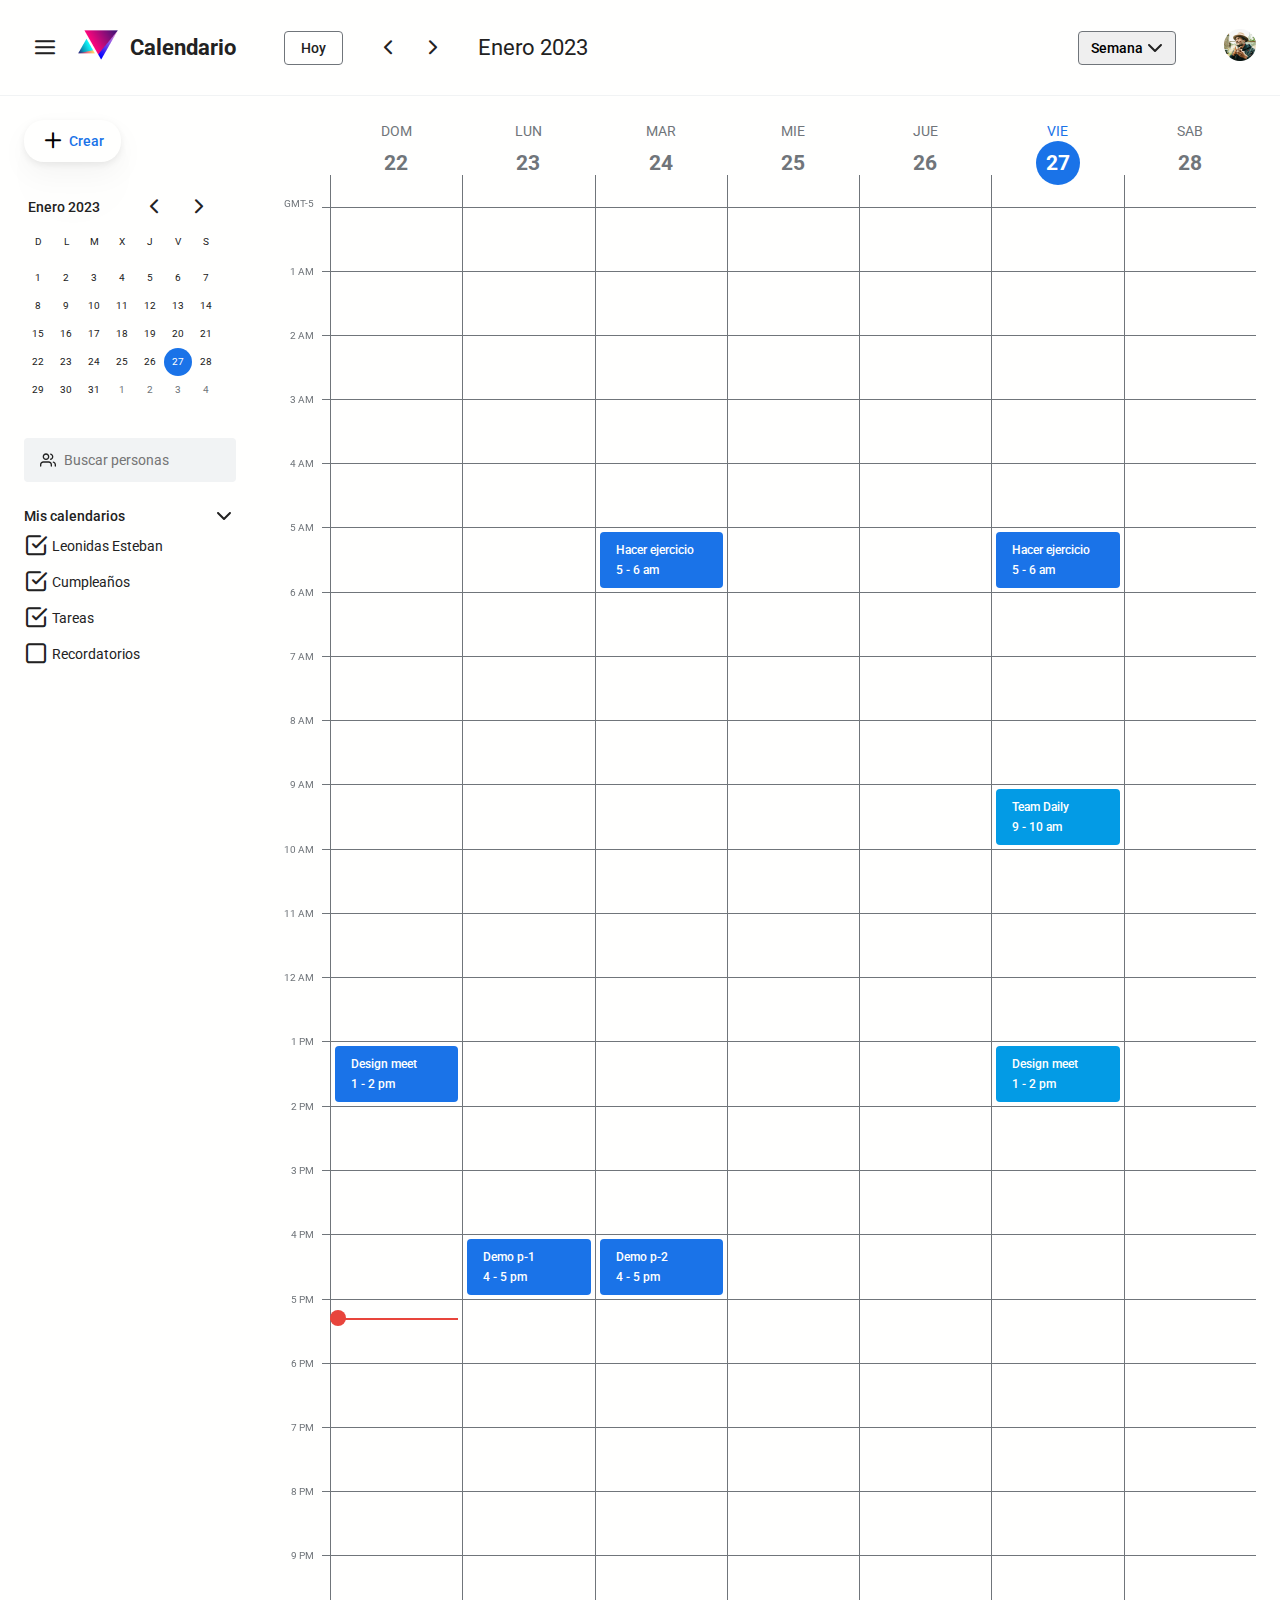
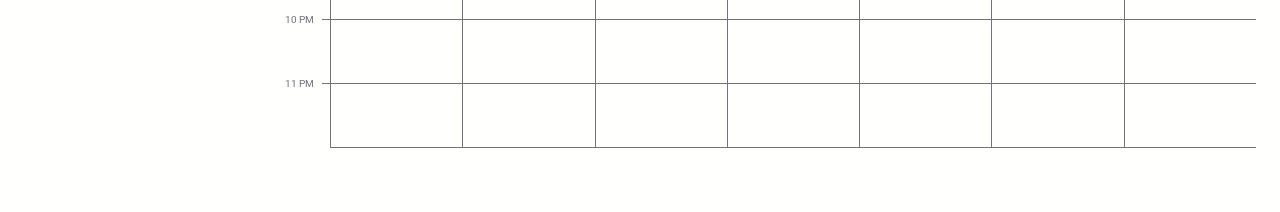
<file: index.html>
<!DOCTYPE html>
<html lang="en">

<head>
  <meta charset="UTF-8">
  <meta http-equiv="X-UA-Compatible" content="IE=edge">
  <meta name="viewport" content="width=device-width, initial-scale=1.0">
  <link rel="preconnect" href="https://fonts.googleapis.com">
  <link rel="preconnect" href="https://fonts.gstatic.com" crossorigin>
  <link href="https://fonts.googleapis.com/css2?family=Roboto:wght@400;500;700&display=swap" rel="stylesheet">
  <link rel="stylesheet" href="css/index.css">
  <title>Calendario</title>
    <!--Inicio - Configuración Favicon - Favicon Generation -->
    <link rel="apple-touch-icon" sizes="57x57" href="./favicon/apple-icon-57x57.png">
    <link rel="apple-touch-icon" sizes="60x60" href="./favicon/apple-icon-60x60.png">
    <link rel="apple-touch-icon" sizes="72x72" href="./favicon/apple-icon-72x72.png">
    <link rel="apple-touch-icon" sizes="76x76" href="./favicon/apple-icon-76x76.png">
    <link rel="apple-touch-icon" sizes="114x114" href="./favicon/apple-icon-114x114.png">
    <link rel="apple-touch-icon" sizes="120x120" href="./favicon/apple-icon-120x120.png">
    <link rel="apple-touch-icon" sizes="144x144" href="./favicon/apple-icon-144x144.png">
    <link rel="apple-touch-icon" sizes="152x152" href="./favicon/apple-icon-152x152.png">
    <link rel="apple-touch-icon" sizes="180x180" href="./favicon/apple-icon-180x180.png">
    <link rel="icon" type="image/png" sizes="192x192" href="./favicon/android-icon-192x192.png">
    <link rel="icon" type="image/png" sizes="32x32" href="./favicon/favicon-32x32.png">
    <link rel="icon" type="image/png" sizes="96x96" href="./favicon/favicon-96x96.png">
    <link rel="icon" type="image/png" sizes="16x16" href="./favicon/favicon-16x16.png">
    <link rel="manifest" href="./favicon/manifest.json">
    <meta name="msapplication-TileColor" content="#ffffff">
    <meta name="msapplication-TileImage" content="/ms-icon-144x144.png">
    <meta name="theme-color" content="#ffffff">
    <!--Fin - Configuración Favicon - Favicon Generation -->
</head>

<body>
  <div class="page">
    <header class="header">
      <div class="header-primary">
        <div class="header-menu">
          <a class="button is-compact " href="#">
            <i class="icon-hamburguer-button"></i>
          </a>
          <div class="header-logo">
            <a class="logo-img" aria-current="page" aria-label="Calendar" tabindex="-1">
              <img src="images/only-logo.png" alt="Imagen del logo">
            </a>
            <span class="logo-name">Calendario</span>
          </div>
        </div>
        <div class="calendarStatus">
          <a href="./calendar-by-day.html" class="button is-secondary">Hoy</a>
          <span>
            <a class="button is-compact" href="#" aria-label="Semana anterior">
              <i class="icon-chevron-left" aria-hidden="true"></i>
            </a>
            <a class="button is-compact" href="#" aria-label="Siguiente semana">
              <i class="icon-chevron-right" aria-hidden="true"></i>
            </a>
          </span>
          <time class="calendarStatus-date" datetime="2023-01">Enero 2023</time>
        </div>
      </div>
      <div class="header-secondary">
        <select class="select" name="" id="visualizationMode" onchange="ShowSelected()">
          <option value="D">Día</option>
          <option value="W" selected>Semana</option>
        </select>
        <a class="header-user" aria-current="page" aria-label="Calendar" tabindex="-1">
          <img src="images/user.png" width="32" height="32" alt="Imagen del usuario">
        </a>
      </div>
    </header>
    <div class="sidebar">
      <a id="btn-create-compact" class="button is-compact is-shadowed" href="#">
        <i class="icon-plus"></i>
      </a>
      <a id="btn-create-rounded" class="button is-rounded is-shadowed" href="#" aria-label="Crear tarea">
        <i class="icon-plus" aria-hidden="true"></i>
        Crear
      </a>
      <div class="miniCalendar" aria-label="Calendario de navegación">
        <div class="miniCalendar-status">
          <time class="miniCalendar-date" datetime="2023-01">Enero 2023</time>
          <div class="miniCalendar-actions">
            <a class="button is-compact" href="#" aria-label="Mes anterior">
              <i class="icon-chevron-left" aria-hidden="true"></i>
            </a>
            <a class="button is-compact" href="#" aria-label="Siguiente mes">
              <i class="icon-chevron-right" aria-hidden="true"></i>
            </a>
          </div>
        </div>
        <div class="miniCalendar-header">
          <span class="miniCalendar-weekDay">D</span>
          <span class="miniCalendar-weekDay">L</span>
          <span class="miniCalendar-weekDay">M</span>
          <span class="miniCalendar-weekDay">X</span>
          <span class="miniCalendar-weekDay">J</span>
          <span class="miniCalendar-weekDay">V</span>
          <span class="miniCalendar-weekDay">S</span>
        </div>
        <div class="miniCalendar-month">
          <div class="miniCalendar-monthDay">1</div>
          <div class="miniCalendar-monthDay">2</div>
          <div class="miniCalendar-monthDay">3</div>
          <div class="miniCalendar-monthDay">4</div>
          <div class="miniCalendar-monthDay">5</div>
          <div class="miniCalendar-monthDay">6</div>
          <div class="miniCalendar-monthDay">7</div>
          <div class="miniCalendar-monthDay">8</div>
          <div class="miniCalendar-monthDay">9</div>
          <div class="miniCalendar-monthDay">10</div>
          <div class="miniCalendar-monthDay">11</div>
          <div class="miniCalendar-monthDay">12</div>
          <div class="miniCalendar-monthDay">13</div>
          <div class="miniCalendar-monthDay">14</div>
          <div class="miniCalendar-monthDay">15</div>
          <div class="miniCalendar-monthDay">16</div>
          <div class="miniCalendar-monthDay">17</div>
          <div class="miniCalendar-monthDay">18</div>
          <div class="miniCalendar-monthDay">19</div>
          <div class="miniCalendar-monthDay">20</div>
          <div class="miniCalendar-monthDay">21</div>
          <div class="miniCalendar-monthDay">22</div>
          <div class="miniCalendar-monthDay">23</div>
          <div class="miniCalendar-monthDay">24</div>
          <div class="miniCalendar-monthDay">25</div>
          <div class="miniCalendar-monthDay">26</div>
          <div class="miniCalendar-monthDay is-selected">27</div>
          <div class="miniCalendar-monthDay">28</div>
          <div class="miniCalendar-monthDay">29</div>
          <div class="miniCalendar-monthDay">30</div>
          <div class="miniCalendar-monthDay">31</div>
          <div class="miniCalendar-monthDay is-inactive">1</div>
          <div class="miniCalendar-monthDay is-inactive">2</div>
          <div class="miniCalendar-monthDay is-inactive">3</div>
          <div class="miniCalendar-monthDay is-inactive">4</div>
        </div>
      </div>
      <div class="contact-search">
        <input id="search-input" class="search-bar" type="text" placeholder="Buscar personas"
          oninput="hideSearchContactIcon()">
        <img class="input-icon" src="icons/users.svg" width="16" height="16" alt="Icono de busqueda de personas">
        <!-- <img id="cancel-icon" class="input-icon is-right" src="icons/x.svg" width="24" height="24" alt="Icono de Cerrar"
            onclick="clearSearchContactInput()"> -->
      </div>
      <div class="myCalendars">
        <details open>
          <summary>Mis calendarios</summary>
          <ul>
            <li>
              <i class="icon-check-square" aria-hidden="true"></i>
              <span>Leonidas Esteban</span>
            </li>
            <li>
              <i class="icon-check-square" aria-hidden="true"></i>
              <span>Cumpleaños</span>
            </li>
            <li>
              <i class="icon-check-square" aria-hidden="true"></i>
              <span>Tareas</span>
            </li>
            <li>
              <i class="icon-check" aria-hidden="true"></i>
              <span>Recordatorios</span>
            </li>
          </ul>
        </details>
      </div>
    </div>
    <main class="calendar">
      <div class="currentTime"></div>
      <div class="calendar-week">
        <div class="timezoneCell">GMT-5</div>
        <h2 class="calendarDay">
          <a href="./calendar-by-day.html" aria-label="Domingo 22 de Enero">
            <time datetime="2023-01-22">
              <span>DOM</span><br>
              <span>22</span>
            </time>
          </a>
        </h2>
        <h2 class="calendarDay">
          <a href="./calendar-by-day.html" aria-label="Lunes 23 de Enero">
            <time datetime="2023-01-23">
              <span>LUN</span><br>
              <span>23</span>
            </time>
          </a>
        </h2>
        <h2 class="calendarDay">
          <a href="./calendar-by-day.html" aria-label="Martes 24 de Enero">
            <time datetime="2023-01-24">
              <span>MAR</span><br>
              <span>24</span>
            </time>
          </a>
        </h2>
        <h2 class="calendarDay">
          <a href="./calendar-by-day.html" aria-label="Miercoles 25 de Enero">
            <time datetime="2023-01-25">
              <span>MIE</span><br>
              <span>25</span>
            </time>
          </a>
        </h2>
        <h2 class="calendarDay">
          <a href="./calendar-by-day.html" aria-label="Jueves 26 de Enero">
            <time datetime="2023-01-26">
              <span>JUE</span><br>
              <span>26</span>
            </time>
          </a>
        </h2>
        <h2 class="calendarDay is-selected">
          <a href="./calendar-by-day.html" aria-label="Viernes 27 de Enero">
            <time datetime="2023-01-27">
              <span>VIE</span><br>
              <span>27</span>
            </time>
          </a>
        </h2>
        <h2 class="calendarDay">
          <a href="./calendar-by-day.html" aria-label="Sabado 28 de Enero">
            <time datetime="2023-01-28">
              <span>SAB</span><br>
              <span>28</span>
            </time>
          </a>
        </h2>

        <!-- Fila - 01 -->
        <span class="hourCell"></span>
        <div class="taskCell"></div>
        <div class="taskCell"></div>
        <div class="taskCell"></div>
        <div class="taskCell"></div>
        <div class="taskCell"></div>
        <div class="taskCell"></div>
        <div class="taskCell"></div>

        <!-- Fila - 02 -->
        <span class="hourCell">1 AM</span>
        <div class="taskCell"></div>
        <div class="taskCell"></div>
        <div class="taskCell"></div>
        <div class="taskCell"></div>
        <div class="taskCell"></div>
        <div class="taskCell"></div>
        <div class="taskCell"></div>

        <!-- Fila - 03 -->
        <span class="hourCell">2 AM</span>
        <div class="taskCell"></div>
        <div class="taskCell"></div>
        <div class="taskCell"></div>
        <div class="taskCell"></div>
        <div class="taskCell"></div>
        <div class="taskCell"></div>
        <div class="taskCell"></div>

        <!-- Fila - 04 -->
        <span class="hourCell">3 AM</span>
        <div class="taskCell"></div>
        <div class="taskCell"></div>
        <div class="taskCell"></div>
        <div class="taskCell"></div>
        <div class="taskCell"></div>
        <div class="taskCell"></div>
        <div class="taskCell"></div>

        <!-- Fila - 05 -->
        <span class="hourCell">4 AM</span>
        <div class="taskCell"></div>
        <div class="taskCell"></div>
        <div class="taskCell"></div>
        <div class="taskCell"></div>
        <div class="taskCell"></div>
        <div class="taskCell"></div>
        <div class="taskCell"></div>

        <!-- Fila - 06 -->
        <span class="hourCell">5 AM</span>
        <div class="taskCell"></div>
        <div class="taskCell"></div>
        <div class="taskCell">
          <div class="task" aria-label="de 05:00 a 06:00, hacer ejercicio">
            <p>Hacer ejercicio</p>
            <p>
              <time datetime="05:00">5</time> - <time datetime="06:00">6 am</time>
            </p>
          </div>
        </div>
        <div class="taskCell"></div>
        <div class="taskCell"></div>
        <div class="taskCell">
          <div class="task" aria-label="de 05:00 a 06:00, hacer ejercicio">
            <p>Hacer ejercicio</p>
            <p>
              <time datetime="05:00">5</time> - <time datetime="06:00">6 am</time>
            </p>
          </div>
        </div>
        <div class="taskCell"></div>

        <!-- Fila - 07 -->
        <span class="hourCell">6 AM</span>
        <div class="taskCell"></div>
        <div class="taskCell"></div>
        <div class="taskCell"></div>
        <div class="taskCell"></div>
        <div class="taskCell"></div>
        <div class="taskCell"></div>
        <div class="taskCell"></div>

        <!-- Fila - 08 -->
        <span class="hourCell">7 AM</span>
        <div class="taskCell"></div>
        <div class="taskCell"></div>
        <div class="taskCell"></div>
        <div class="taskCell"></div>
        <div class="taskCell"></div>
        <div class="taskCell"></div>
        <div class="taskCell"></div>

        <!-- Fila - 09 -->
        <span class="hourCell">8 AM</span>
        <div class="taskCell"></div>
        <div class="taskCell"></div>
        <div class="taskCell"></div>
        <div class="taskCell"></div>
        <div class="taskCell"></div>
        <div class="taskCell"></div>
        <div class="taskCell"></div>

        <!-- Fila - 10 -->
        <span class="hourCell">9 AM</span>
        <div class="taskCell"></div>
        <div class="taskCell"></div>
        <div class="taskCell"></div>
        <div class="taskCell"></div>
        <div class="taskCell"></div>
        <div class="taskCell">
          <div class="task is-pending" aria-label="de 09:00 a 10:00, Team Daily">
            <p>Team Daily</p>
            <p>
              <time datetime="09:00">9</time> - <time datetime="10:00">10 am</time>
            </p>
          </div>
        </div>
        <div class="taskCell"></div>

        <!-- Fila - 11 -->
        <span class="hourCell">10 AM</span>
        <div class="taskCell"></div>
        <div class="taskCell"></div>
        <div class="taskCell"></div>
        <div class="taskCell"></div>
        <div class="taskCell"></div>
        <div class="taskCell"></div>
        <div class="taskCell"></div>

        <!-- Fila - 12 -->
        <span class="hourCell">11 AM</span>
        <div class="taskCell"></div>
        <div class="taskCell"></div>
        <div class="taskCell"></div>
        <div class="taskCell"></div>
        <div class="taskCell"></div>
        <div class="taskCell"></div>
        <div class="taskCell"></div>

        <!-- Fila - 13 -->
        <span class="hourCell">12 AM</span>
        <div class="taskCell"></div>
        <div class="taskCell"></div>
        <div class="taskCell"></div>
        <div class="taskCell"></div>
        <div class="taskCell"></div>
        <div class="taskCell"></div>
        <div class="taskCell"></div>

        <!-- Fila - 14 -->
        <span class="hourCell">1 PM</span>
        <div class="taskCell">
          <div class="task" aria-label="de 01:00 a 02:00, Design meet">
            <p>Design meet</p>
            <p>
              <time datetime="01:00">1</time> - <time datetime="2:00">2 pm</time>
            </p>
          </div>
        </div>
        <div class="taskCell"></div>
        <div class="taskCell"></div>
        <div class="taskCell"></div>
        <div class="taskCell"></div>
        <div class="taskCell">
          <div class="task is-pending" aria-label="de 01:00 a 02:00, Design meet">
            <p>Design meet</p>
            <p>
              <time datetime="01:00">1</time> - <time datetime="2:00">2 pm</time>
            </p>
          </div>
        </div>
        <div class="taskCell"></div>

        <!-- Fila - 15 -->
        <span class="hourCell">2 PM</span>
        <div class="taskCell"></div>
        <div class="taskCell"></div>
        <div class="taskCell"></div>
        <div class="taskCell"></div>
        <div class="taskCell"></div>
        <div class="taskCell"></div>
        <div class="taskCell"></div>

        <!-- Fila - 16 -->
        <span class="hourCell">3 PM</span>
        <div class="taskCell"></div>
        <div class="taskCell"></div>
        <div class="taskCell"></div>
        <div class="taskCell"></div>
        <div class="taskCell"></div>
        <div class="taskCell"></div>
        <div class="taskCell"></div>

        <!-- Fila - 17 -->
        <span class="hourCell">4 PM</span>
        <div class="taskCell"></div>
        <div class="taskCell">
          <div class="task" aria-label="de 04:00 a 05:00, Demo p-1">
            <p>Demo p-1</p>
            <p>
              <time datetime="04:00">4</time> - <time datetime="5:00">5 pm</time>
            </p>
          </div>
        </div>
        <div class="taskCell">
          <div class="task" aria-label="de 04:00 a 05:00, Demo p-2">
            <p>Demo p-2</p>
            <p>
              <time datetime="04:00">4</time> - <time datetime="5:00">5 pm</time>
            </p>
          </div>
        </div>
        <div class="taskCell"></div>
        <div class="taskCell"></div>
        <div class="taskCell"></div>
        <div class="taskCell"></div>

        <!-- Fila - 18 -->
        <span class="hourCell">5 PM</span>
        <div class="taskCell"></div>
        <div class="taskCell"></div>
        <div class="taskCell"></div>
        <div class="taskCell"></div>
        <div class="taskCell"></div>
        <div class="taskCell"></div>
        <div class="taskCell"></div>

        <!-- Fila - 19 -->
        <span class="hourCell">6 PM</span>
        <div class="taskCell"></div>
        <div class="taskCell"></div>
        <div class="taskCell"></div>
        <div class="taskCell"></div>
        <div class="taskCell"></div>
        <div class="taskCell"></div>
        <div class="taskCell"></div>

        <!-- Fila - 20 -->
        <span class="hourCell">7 PM</span>
        <div class="taskCell"></div>
        <div class="taskCell"></div>
        <div class="taskCell"></div>
        <div class="taskCell"></div>
        <div class="taskCell"></div>
        <div class="taskCell"></div>
        <div class="taskCell"></div>

        <!-- Fila - 21 -->
        <span class="hourCell">8 PM</span>
        <div class="taskCell"></div>
        <div class="taskCell"></div>
        <div class="taskCell"></div>
        <div class="taskCell"></div>
        <div class="taskCell"></div>
        <div class="taskCell"></div>
        <div class="taskCell"></div>

        <!-- Fila - 22 -->
        <span class="hourCell">9 PM</span>
        <div class="taskCell"></div>
        <div class="taskCell"></div>
        <div class="taskCell"></div>
        <div class="taskCell"></div>
        <div class="taskCell"></div>
        <div class="taskCell"></div>
        <div class="taskCell"></div>

        <!-- Fila - 23 -->
        <span class="hourCell">10 PM</span>
        <div class="taskCell"></div>
        <div class="taskCell"></div>
        <div class="taskCell"></div>
        <div class="taskCell"></div>
        <div class="taskCell"></div>
        <div class="taskCell"></div>
        <div class="taskCell"></div>

        <!-- Fila - 24 -->
        <span class="hourCell">11 PM</span>
        <div class="taskCell"></div>
        <div class="taskCell"></div>
        <div class="taskCell"></div>
        <div class="taskCell"></div>
        <div class="taskCell"></div>
        <div class="taskCell"></div>
        <div class="taskCell"></div>

      </div>
    </main>
  </div>
  <dialog class="modal">
    <form action="" class="createTask">
      <div class="input is-outstanding">
        <div class="input-body">
          <input type="text" name="input-title" id="" placeholder="Añade un titulo" required>
        </div>
      </div>
      <div class="input">
        <i class="icon-clock"></i>
        <div class="input-body">
          <input type="date" name="input-date" id="">
          <input type="time" name="input-initial-time" id="">
          <input type="time" name="input-final-time" id="">
        </div>
      </div>
      <div class="input">
        <i id="guestArea" class="icon-users"></i>
        <div class="input-body guestContainer">
          <input type="text" list="guests" name="input-guests" id="" placeholder="Agregar invitados" required>
          <datalist id="guests">
            <option value="Leandro"></option>
            <option value="Marcela"></option>
            <option value="Dante"></option>
          </datalist>
          <div class="guest-list">
            <div class="guestControl">
              <div class="guest">
                <img src="images/maria.png" alt="Imagen de maria">
                <div class="guestDetails">
                  <span class="guest-name">Maria Dolores</span>
                  <span class="guest-role">Organizador</span>
                </div>
              </div>
            </div>
            <div class="guestControl">
              <div class="guest">
                <img src="images/ana.png" alt="Imagen de ana">
                <div class="guestDetails">
                  <span class="guest-name">Ana Zepeda</span>
                  <span class="guest-role">Invitado</span>
                </div>
              </div>
              <div class="guestActions">
                <i class="icon-close"></i>
              </div>
            </div>
            <div class="guestControl">
              <div class="guest">
                <img src="images/tadeo.png" alt="Imagen de tadeo">
                <div class="guestDetails">
                  <span class="guest-name">Tadeo Lopez</span>
                  <span class="guest-role">Invitado</span>
                </div>
              </div>
              <div class="guestActions">
                <i class="icon-close"></i>
              </div>
            </div>
          </div>

        </div>
      </div>
      <div class="input">
        <i class="icon-video"></i>
        <div class="button-body">
          <button class="button is-primary">Agregar una videoconferencia de Google Meet</button>
        </div>
      </div>
      <div class="input">
        <i class="icon-gps"></i>
        <div class="input-body">
          <input type="text" name="input-location" id="" placeholder="Agregar ubicación" required>
        </div>
      </div>
      <div class="input">
        <i class="icon-settings"></i>
        <div class="input-body">
          <input type="file" name="input-attachments" id="input-video" multiple >
        </div>
      </div>
      <div class="input">
        <i class="icon-text"></i>
        <div class="input-body">
          <textarea name="input-details" placeholder="Agregar descripción" id="" cols="40" rows="2"></textarea>
        </div>
      </div>
    </form>
    <div class="modal-actions">
      <button id="close-modal" class="button">Cancelar</button>
      <button class="button is-primary">Guardar</button>
    </div>
  </dialog>
  <script src="js/app.js" type="module"></script>
  <script src="js/utilities.js"></script>
</body>

</html>
</file>
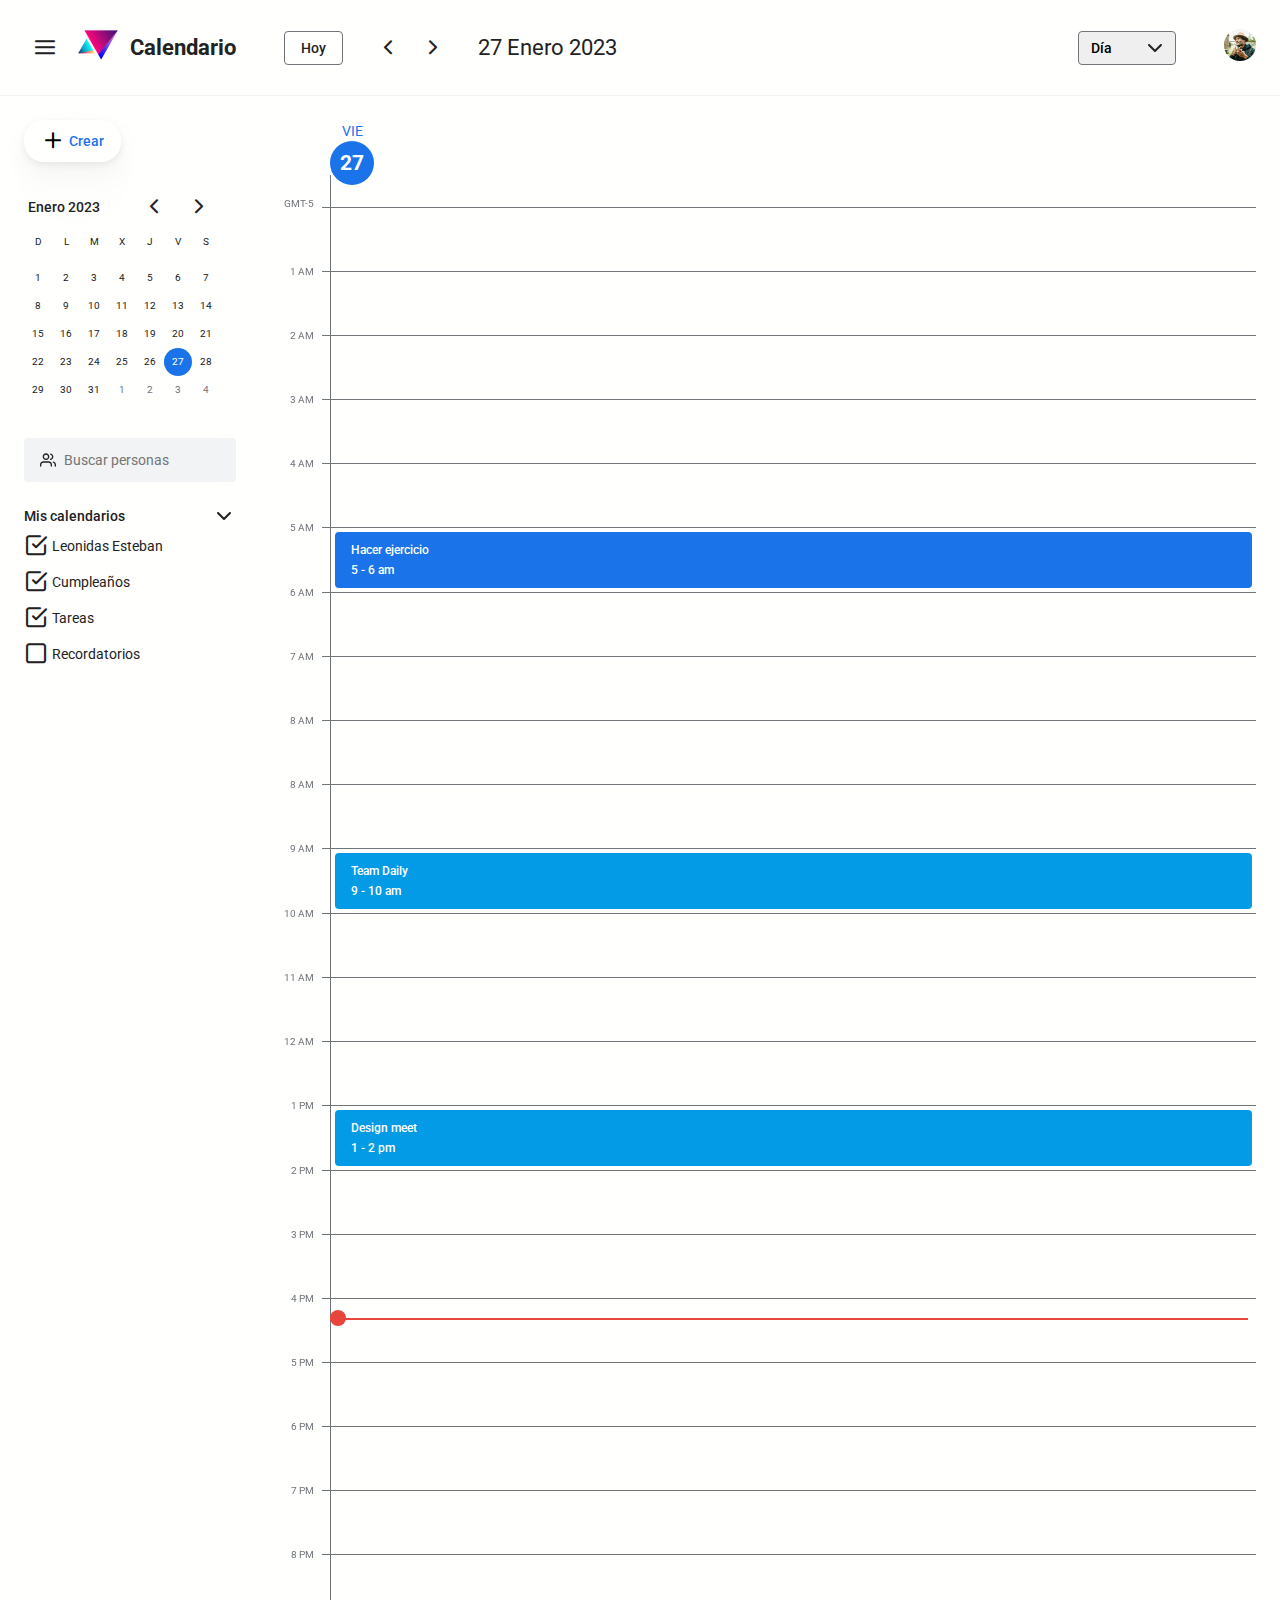
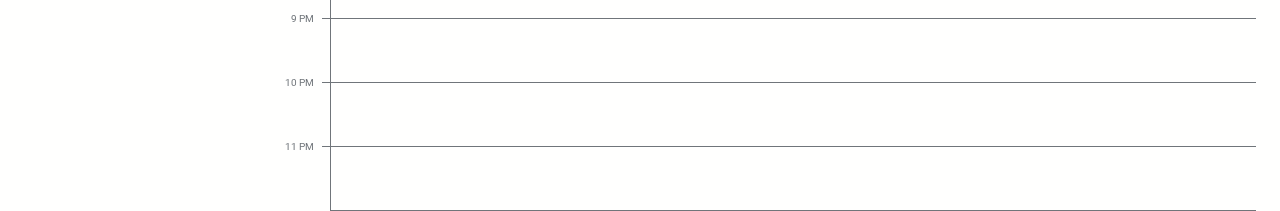
<file: calendar-by-day.html>
<!DOCTYPE html>
<html lang="en">

<head>
  <meta charset="UTF-8">
  <meta http-equiv="X-UA-Compatible" content="IE=edge">
  <meta name="viewport" content="width=device-width, initial-scale=1.0">
  <link rel="preconnect" href="https://fonts.googleapis.com">
  <link rel="preconnect" href="https://fonts.gstatic.com" crossorigin>
  <link href="https://fonts.googleapis.com/css2?family=Roboto:wght@400;500;700&display=swap" rel="stylesheet">
  <link rel="stylesheet" href="css/index.css">
  <title>Calendario</title>
    <!--Inicio - Configuración Favicon - Favicon Generation -->
    <link rel="apple-touch-icon" sizes="57x57" href="./favicon/apple-icon-57x57.png">
    <link rel="apple-touch-icon" sizes="60x60" href="./favicon/apple-icon-60x60.png">
    <link rel="apple-touch-icon" sizes="72x72" href="./favicon/apple-icon-72x72.png">
    <link rel="apple-touch-icon" sizes="76x76" href="./favicon/apple-icon-76x76.png">
    <link rel="apple-touch-icon" sizes="114x114" href="./favicon/apple-icon-114x114.png">
    <link rel="apple-touch-icon" sizes="120x120" href="./favicon/apple-icon-120x120.png">
    <link rel="apple-touch-icon" sizes="144x144" href="./favicon/apple-icon-144x144.png">
    <link rel="apple-touch-icon" sizes="152x152" href="./favicon/apple-icon-152x152.png">
    <link rel="apple-touch-icon" sizes="180x180" href="./favicon/apple-icon-180x180.png">
    <link rel="icon" type="image/png" sizes="192x192" href="./favicon/android-icon-192x192.png">
    <link rel="icon" type="image/png" sizes="32x32" href="./favicon/favicon-32x32.png">
    <link rel="icon" type="image/png" sizes="96x96" href="./favicon/favicon-96x96.png">
    <link rel="icon" type="image/png" sizes="16x16" href="./favicon/favicon-16x16.png">
    <link rel="manifest" href="./favicon/manifest.json">
    <meta name="msapplication-TileColor" content="#ffffff">
    <meta name="msapplication-TileImage" content="/ms-icon-144x144.png">
    <meta name="theme-color" content="#ffffff">
    <!--Fin - Configuración Favicon - Favicon Generation -->
</head>

<body>
  <div class="page">
    <header class="header">
      <div class="header-primary">
        <div class="header-menu">
          <a class="button is-compact " href="#">
            <i class="icon-hamburguer-button"></i>
          </a>
          <div class="header-logo">
            <a class="logo-img" aria-current="page" aria-label="Calendar" tabindex="-1">
              <img src="images/only-logo.png" alt="Imagen del logo">
            </a>
            <span class="logo-name"><a href="./index.html" aria-label="Calendario por semana">Calendario</a></span>
          </div>
        </div>
        <div class="calendarStatus">
          <button class="button is-secondary">Hoy</button>
          <span>
            <a class="button is-compact" href="#" aria-label="Semana anterior">
              <i class="icon-chevron-left" aria-hidden="true"></i>
            </a>
            <a class="button is-compact" href="#" aria-label="Siguiente semana">
              <i class="icon-chevron-right" aria-hidden="true"></i>
            </a>
          </span>
          <time class="calendarStatus-date" datetime="2023-01-27">27 Enero 2023</time>
        </div>
      </div>
      <div class="header-secondary">
        <select class="select" id="visualizationMode" onchange="ShowSelected()">
          <option value="W">Semana</option>
          <option value="D" selected>Día</option>
        </select>
        <a class="header-user" aria-current="page" aria-label="Calendar" tabindex="-1">
          <img src="images/user.png" width="32" height="32" alt="Imagen del usuario">
        </a>
      </div>
    </header>
    <div class="sidebar">
      <a id="btn-create-compact" class="button is-compact is-shadowed" href="#">
        <i class="icon-plus"></i>
      </a>
      <a id="btn-create-rounded" class="button is-rounded is-shadowed" href="#" aria-label="Crear tarea">
        <i class="icon-plus" aria-hidden="true"></i>
        Crear
      </a>
      <div class="miniCalendar" aria-label="Calendario de navegación">
        <div class="miniCalendar-status">
          <time class="miniCalendar-date" datetime="2023-01">Enero 2023</time>
          <div class="miniCalendar-actions">
            <a class="button is-compact" href="#" aria-label="Mes anterior">
              <i class="icon-chevron-left" aria-hidden="true"></i>
            </a>
            <a class="button is-compact" href="#" aria-label="Siguiente mes">
              <i class="icon-chevron-right" aria-hidden="true"></i>
            </a>
          </div>
        </div>
        <div class="miniCalendar-header">
          <span class="miniCalendar-weekDay">D</span>
          <span class="miniCalendar-weekDay">L</span>
          <span class="miniCalendar-weekDay">M</span>
          <span class="miniCalendar-weekDay">X</span>
          <span class="miniCalendar-weekDay">J</span>
          <span class="miniCalendar-weekDay">V</span>
          <span class="miniCalendar-weekDay">S</span>
        </div>
        <div class="miniCalendar-month">
          <div class="miniCalendar-monthDay">1</div>
          <div class="miniCalendar-monthDay">2</div>
          <div class="miniCalendar-monthDay">3</div>
          <div class="miniCalendar-monthDay">4</div>
          <div class="miniCalendar-monthDay">5</div>
          <div class="miniCalendar-monthDay">6</div>
          <div class="miniCalendar-monthDay">7</div>
          <div class="miniCalendar-monthDay">8</div>
          <div class="miniCalendar-monthDay">9</div>
          <div class="miniCalendar-monthDay">10</div>
          <div class="miniCalendar-monthDay">11</div>
          <div class="miniCalendar-monthDay">12</div>
          <div class="miniCalendar-monthDay">13</div>
          <div class="miniCalendar-monthDay">14</div>
          <div class="miniCalendar-monthDay">15</div>
          <div class="miniCalendar-monthDay">16</div>
          <div class="miniCalendar-monthDay">17</div>
          <div class="miniCalendar-monthDay">18</div>
          <div class="miniCalendar-monthDay">19</div>
          <div class="miniCalendar-monthDay">20</div>
          <div class="miniCalendar-monthDay">21</div>
          <div class="miniCalendar-monthDay">22</div>
          <div class="miniCalendar-monthDay">23</div>
          <div class="miniCalendar-monthDay">24</div>
          <div class="miniCalendar-monthDay">25</div>
          <div class="miniCalendar-monthDay">26</div>
          <div class="miniCalendar-monthDay is-selected">27</div>
          <div class="miniCalendar-monthDay">28</div>
          <div class="miniCalendar-monthDay">29</div>
          <div class="miniCalendar-monthDay">30</div>
          <div class="miniCalendar-monthDay">31</div>
          <div class="miniCalendar-monthDay is-inactive">1</div>
          <div class="miniCalendar-monthDay is-inactive">2</div>
          <div class="miniCalendar-monthDay is-inactive">3</div>
          <div class="miniCalendar-monthDay is-inactive">4</div>
        </div>
      </div>
      <div class="contact-search">
        <input id="search-input" class="search-bar" type="text" placeholder="Buscar personas"
          oninput="hideSearchContactIcon()">
        <img class="input-icon" src="icons/users.svg" width="16" height="16" alt="Icono de busqueda de personas">
      </div>
      <div class="myCalendars">
        <details open>
          <summary>Mis calendarios</summary>
          <ul>
            <li>
              <i class="icon-check-square" aria-hidden="true"></i>
              <span>Leonidas Esteban</span>
            </li>
            <li>
              <i class="icon-check-square" aria-hidden="true"></i>
              <span>Cumpleaños</span>
            </li>
            <li>
              <i class="icon-check-square" aria-hidden="true"></i>
              <span>Tareas</span>
            </li>
            <li>
              <i class="icon-check" aria-hidden="true"></i>
              <span>Recordatorios</span>
            </li>
          </ul>
        </details>
      </div>
    </div>
    <main class="calendar">
      <div class="currentTime-day is-day-mode"></div>
      <div class="calendar-day">
        <div class="timezoneCell">GMT-5</div>
        <h2 class="calendarDay is-unique-day is-selected">
          <a id="calendarDay-day" aria-label="Viernes 27 de Enero">
            <time datetime="2023-01-27">
              <span id="calendarDay-dayName">VIE</span><br>
              <span id="calendarDay-dayNumber">27</span>
            </time>
          </a>
        </h2>

        <!-- Fila - 01 -->
        <span class="hourCell"></span>
        <div class="taskCell"></div>

        <!-- Fila - 02 -->
        <span class="hourCell">1 AM</span>
        <div class="taskCell"></div>

        <!-- Fila - 03 -->
        <span class="hourCell">2 AM</span>
        <div class="taskCell"></div>

        <!-- Fila - 04 -->
        <span class="hourCell">3 AM</span>
        <div class="taskCell"></div>

        <!-- Fila - 05 -->
        <span class="hourCell">4 AM</span>
        <div class="taskCell"></div>

        <!-- Fila - 06 -->
        <span class="hourCell">5 AM</span>
        <div class="taskCell">
          <div class="task" aria-label="de 05:00 a 06:00, hacer ejercicio">
            <p>Hacer ejercicio</p>
            <p>
              <time datetime="05:00">5</time> - <time datetime="06:00">6 am</time>
            </p>
          </div>
        </div>

        <!-- Fila - 07 -->
        <span class="hourCell">6 AM</span>
        <div class="taskCell"></div>

        <!-- Fila - 08 -->
        <span class="hourCell">7 AM</span>
        <div class="taskCell"></div>

        <!-- Fila - 09 -->
        <span class="hourCell">8 AM</span>
        <div class="taskCell"></div>

        <!-- Fila - 10 -->
        <span class="hourCell">8 AM</span>
        <div class="taskCell"></div>

        <!-- Fila - 11 -->
        <span class="hourCell">9 AM</span>
        <div class="taskCell">
          <div class="task is-pending" aria-label="de 09:00 a 10:00, Team Daily">
            <p>Team Daily</p>
            <p>
              <time datetime="09:00">9</time> - <time datetime="10:00">10 am</time>
            </p>
          </div>
        </div>

        <!-- Fila - 12 -->
        <span class="hourCell">10 AM</span>
        <div class="taskCell"></div>

        <!-- Fila - 13 -->
        <span class="hourCell">11 AM</span>
        <div class="taskCell"></div>

        <!-- Fila - 14 -->
        <span class="hourCell">12 AM</span>
        <div class="taskCell"></div>

        <!-- Fila - 15 -->
        <span class="hourCell">1 PM</span>
        <div class="taskCell">
          <div class="task is-pending" aria-label="de 01:00 a 02:00, Design meet">
            <p>Design meet</p>
            <p>
              <time datetime="01:00">1</time> - <time datetime="2:00">2 pm</time>
            </p>
          </div>
        </div>

        <!-- Fila - 16 -->
        <span class="hourCell">2 PM</span>
        <div class="taskCell"></div>

        <!-- Fila - 17 -->
        <span class="hourCell">3 PM</span>
        <div class="taskCell"></div>

        <!-- Fila - 18 -->
        <span class="hourCell">4 PM</span>
        <div class="taskCell"></div>

        <!-- Fila - 19 -->
        <span class="hourCell">5 PM</span>
        <div class="taskCell"></div>

        <!-- Fila - 20 -->
        <span class="hourCell">6 PM</span>
        <div class="taskCell"></div>

        <!-- Fila - 21 -->
        <span class="hourCell">7 PM</span>
        <div class="taskCell"></div>

        <!-- Fila - 22 -->
        <span class="hourCell">8 PM</span>
        <div class="taskCell"></div>

        <!-- Fila - 23 -->
        <span class="hourCell">9 PM</span>
        <div class="taskCell"></div>

        <!-- Fila - 24 -->
        <span class="hourCell">10 PM</span>
        <div class="taskCell"></div>

        <!-- Fila - 25 -->
        <span class="hourCell">11 PM</span>
        <div class="taskCell"></div>

      </div>
    </main>
  </div>
  <dialog class="modal">
    <form action="" class="createTask">
      <div class="input is-outstanding">
        <div class="input-body">
          <input type="text" name="input-title" id="" placeholder="Añade un titulo" required>
        </div>
      </div>
      <div class="input">
        <i class="icon-clock"></i>
        <div class="input-body">
          <input type="date" name="input-date" id="">
          <input type="time" name="input-initial-time" id="">
          <input type="time" name="input-final-time" id="">
        </div>
      </div>
      <div class="input">
        <i id="guestArea" class="icon-users"></i>
        <div class="input-body guestContainer">
          <input type="text" list="guests" name="input-guests" id="" placeholder="Agregar invitados" required>
          <datalist id="guests">
            <option value="Leandro"></option>
            <option value="Marcela"></option>
            <option value="Dante"></option>
          </datalist>

          <div class="guest-list">
            <div class="guestControl">
              <div class="guest">
                <img src="images/maria.png" alt="Imagen de maria">
                <div class="guestDetails">
                  <span class="guest-name">Maria Dolores</span>
                  <span class="guest-role">Organizador</span>
                </div>
              </div>
            </div>
            <div class="guestControl">
              <div class="guest">
                <img src="images/ana.png" alt="Imagen de ana">
                <div class="guestDetails">
                  <span class="guest-name">Ana Zepeda</span>
                  <span class="guest-role">Invitado</span>
                </div>
              </div>
              <div class="guestActions">
                <i class="icon-close"></i>
              </div>
            </div>
            <div class="guestControl">
              <div class="guest">
                <img src="images/tadeo.png" alt="Imagen de tadeo">
                <div class="guestDetails">
                  <span class="guest-name">Tadeo Lopez</span>
                  <span class="guest-role">Invitado</span>
                </div>
              </div>
              <div class="guestActions">
                <i class="icon-close"></i>
              </div>
            </div>
          </div>

        </div>
      </div>
      <div class="input">
        <i class="icon-video"></i>
        <div class="button-body">
          <button class="button is-primary">Agregar una videoconferencia de Google Meet</button>
        </div>
      </div>
      <div class="input">
        <i class="icon-gps"></i>
        <div class="input-body">
          <input type="text" name="input-location" id="" placeholder="Agregar ubicación" required>
        </div>
      </div>
      <div class="input">
        <i class="icon-settings"></i>
        <div class="input-body">
          <input type="file" name="input-attachments" id="input-video" multiple >
        </div>
      </div>
      <div class="input">
        <i class="icon-text"></i>
        <div class="input-body">
          <textarea name="input-details" placeholder="Agregar descripción" id="" cols="40" rows="2"></textarea>
        </div>
      </div>
    </form>
    <div class="modal-actions">
      <button id="close-modal" class="button">Cancelar</button>
      <button class="button is-primary">Guardar</button>
    </div>
  </dialog>
  <script src="js/app-day-mode.js" type="module"></script>
  <script src="js/utilities.js"></script>
</body>

</html>
</file>
<file: css/index.css>
@import "../css/global.css";
@import "../css/icons.css";
@import "../css/page.css";
@import "../css/calendar.css";
@import "../css/button.css";
@import "../css/select.css";
@import "../css/calendar-status.css";
@import "../css/header.css";
@import "../css/mini-calendar.css";
@import "../css/my-calendars.css";
@import "../css/search-bar.css";
@import "../css/sidebar.css";
@import "../css/modal.css";
@import "../css/input.css";
@import "../css/create-task.css";
</file>
